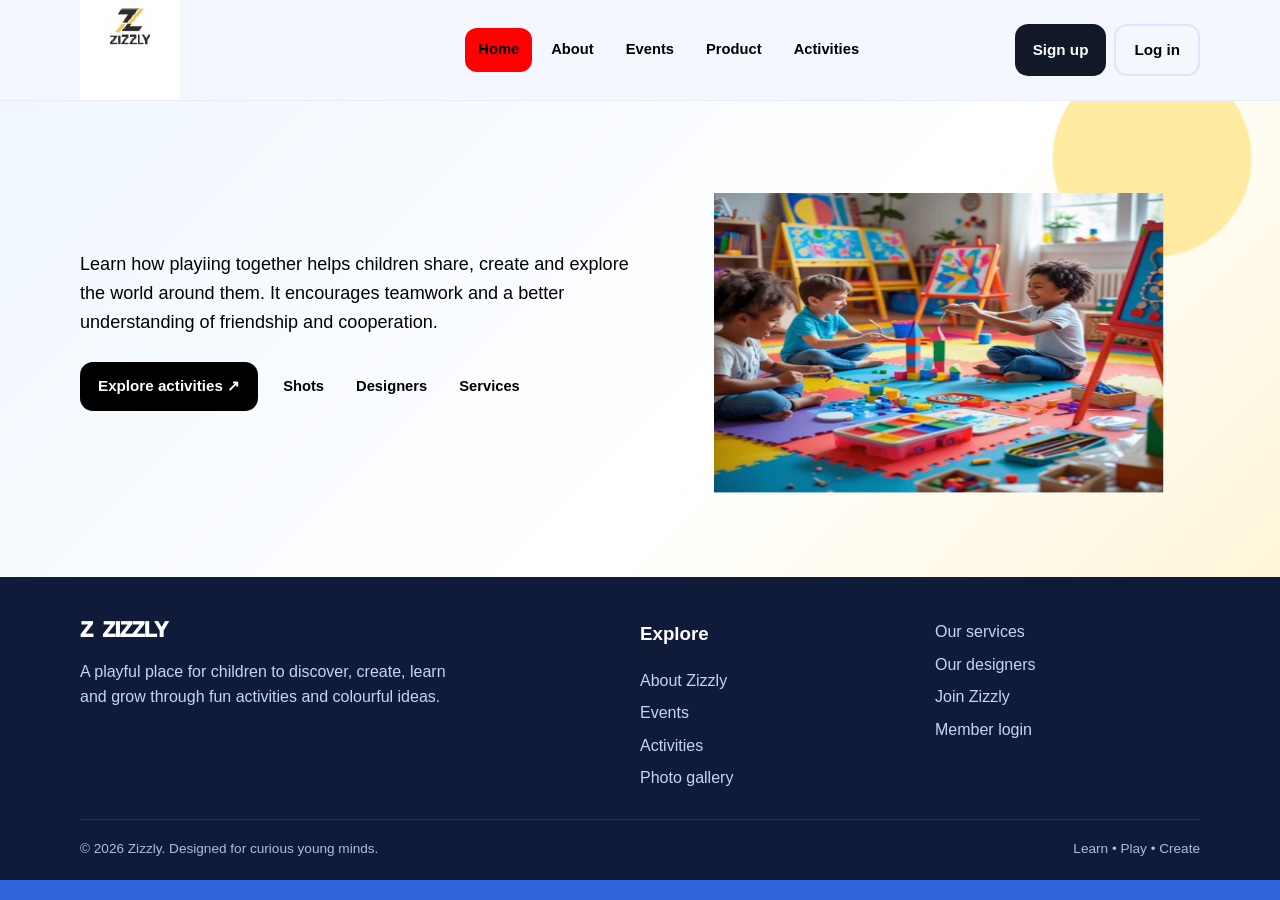
<file: zizzly website/index.html>
<!doctype html>
<html lang="en"><head><meta charset="utf-8"><meta name="viewport" content="width=device-width,initial-scale=1">
	<meta name="description" content="Zizzly is a playful learning and creativity website for children.">
	<title>Home | Zizzly</title>
	<link rel="stylesheet" href="style.css">
</head>
<body>
	<header class="site-header">
		<div class="container nav-wrap">
<img src="logo.jpg" height="100" width="100">
<span class="brand-mark"></span>

<button class="menu-toggle" aria-label="Toggle navigation" aria-expanded="false" onclick="toggleMenu()">☰</button>
<nav class="nav-links" id="siteNav">
	<a href="index.html" class="active">Home</a>
	<a href="about.html" class="">About</a>
	<a href="events.html" class="">Events</a>
	<a href="products.html" class="">Product</a>
	<a href="activities.html" class="">Activities</a>
</nav>
<div 
class="nav-actions"><a class="btn btn-dark" href="signup.html">Sign up</a>
	<a class="btn btn-outline" href="login.html">Log in</a>
	</div>
</div>
</header><main>
<section class="hero">
	<div class="container hero-grid">
		<div>
<p class="lead">Learn how playiing together helps children share, create and explore the world around them. It encourages teamwork and a better understanding of friendship and cooperation.</p>
<div class="hero-buttons">
<a class="btn btn-blue" href="activities.html">Explore activities ↗</a>

<nav class="nav-links" id="siteNav">
	<a href="shots.html" class="">Shots</a>
	<a href="designers.html" class="">Designers</a>
	<a href="services.html" class="">Services</a>
</nav>
</div>
</div>
<div 
<select class="hero-art">
	<img src="hero kids.jpg" height="300" width="450"> 
</div>
</section>
</main>
<footer class="site-footer"><div class="container"><div class="footer-grid">
<div><a class="brand" href="index.html" style="color:white"><span class="brand-mark">Z</span><span>ZIZZLY</span></a><p style="margin-top:18px;max-width:390px">A playful place for children to discover, create, learn and grow through fun activities and colourful ideas.</p></div>
<div>
	<h3>Explore</h3>
	<div class="footer-links">
		<a href="about.html">About Zizzly</a>
		<a href="events.html">Events</a>
	<a href="activities.html">Activities</a>
	<a href="shots.html">Photo gallery</a></div></div>
<div>
	<div class="footer-links">
		<a href="services.html">Our services</a>
		<a href="designers.html">Our designers</a>
		<a href="signup.html">Join Zizzly</a>
		<a href="login.html">Member login</a>
	</div>
</div>
</div><div class="footer-bottom">© 2026 Zizzly. Designed for curious young minds. <span style="float:right">Learn • Play • Create</span>
</div>
</div>
</footer>
<script src="js/main.js"></script>
</body>
</html>
</file>
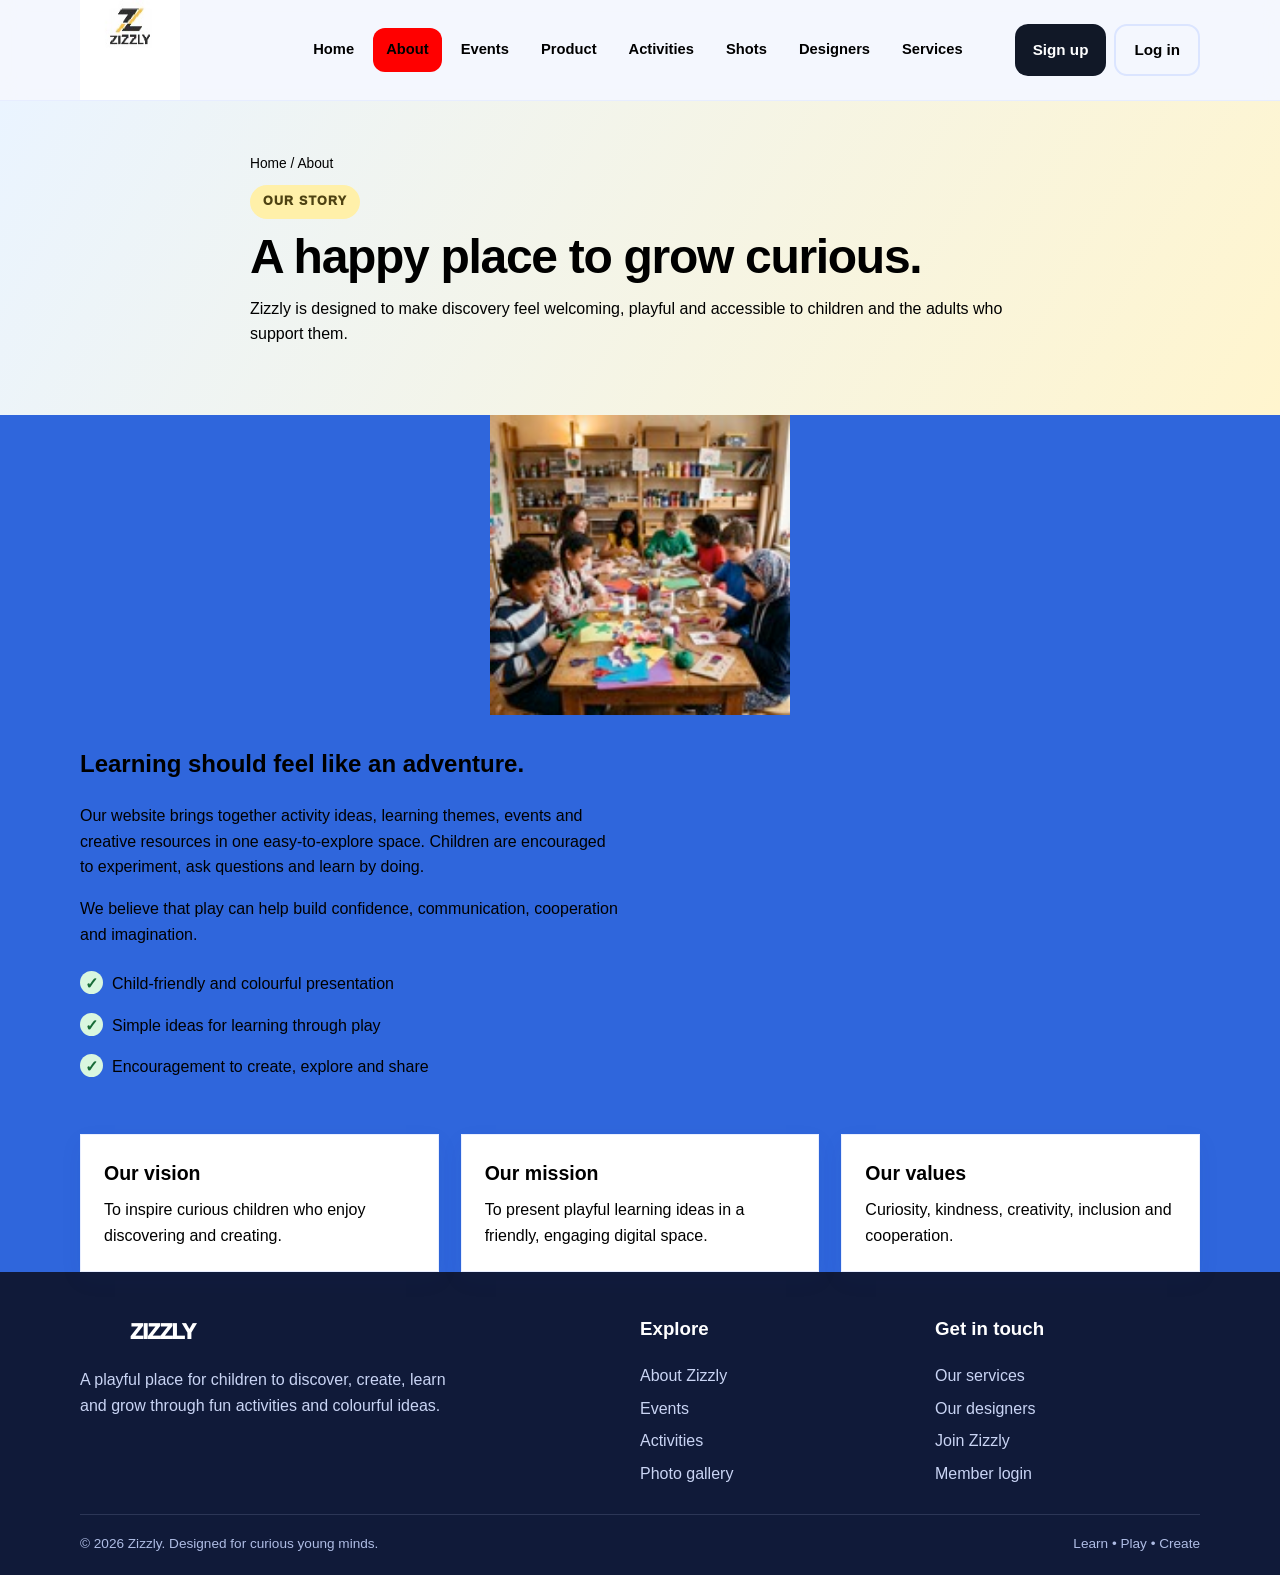
<file: zizzly website/about.html>
<!doctype html><html lang="en"><head><meta charset="utf-8">
	<meta name="viewport" content="width=device-width,initial-scale=1">
	<meta name="description" content="Zizzly is a playful learning and creativity website for children.">
	<title>About Zizzly | Zizzly</title>
	<link rel="stylesheet" href="css/style.css">
</head>
<body>
	<header class="site-header">
		<div class="container nav-wrap">
<img src="logo.jpg" height="100" width="100">
<span class="brand-mark"></span>

<button class="menu-toggle" aria-label="Toggle navigation" aria-expanded="false" onclick="toggleMenu()">☰</button>
<nav class="nav-links" id="siteNav">
	<a href="index.html" class="">Home</a>
	<a href="about.html" class="active">About</a
		><a href="events.html" class="">Events</a>
		<a href="products.html" class="">Product</a>
		<a href="activities.html" class="">Activities</a>
		<a href="shots.html" class="">Shots</a>
		<a href="designers.html" class="">Designers</a>
		<a href="services.html" class="">Services</a>
	</nav>
<div class="nav-actions">
	<a class="btn btn-dark" href="signup.html">Sign up</a>
	<a class="btn btn-outline" href="login.html">Log in</a>
</div>
</div>
</header>
<main>
	<section class="page-hero">
		<div class="container page-intro">
			<div class="breadcrumb">Home / About</div>
			<span class="eyebrow">Our story</span>
			<h1>A happy place to <em>grow curious.</em></h1>
			<p>Zizzly is designed to make discovery feel welcoming, playful and accessible to children and the adults who support them.</p>
		</div>
	</section>
<section <div 
<select class="hero-art">
	<img src="about.jpg" height="300" width="300"> 
</div>
	<div class="container">
		<div class="feature-row">
			<div class=
			<div>
	<h2>Learning should feel like an adventure.</h2>
	<p>Our website brings together activity ideas, learning themes, events and creative resources in one easy-to-explore space. Children are encouraged to experiment, ask questions and learn by doing.</p>
	<p>We believe that play can help build confidence, communication, cooperation and imagination.</p><ul class="list-check"><li>Child-friendly and colourful presentation</li><li>Simple ideas for learning through play</li><li>Encouragement to create, explore and share</li></ul></div></div><div class="grid-3"><article class="card card-pad"><h3>Our vision</h3><p>To inspire curious children who enjoy discovering and creating.</p></article><article class="card card-pad"><h3>Our mission</h3><p>To present playful learning ideas in a friendly, engaging digital space.</p></article><article class="card card-pad"><h3>Our values</h3><p>Curiosity, kindness, creativity, inclusion and cooperation.</p>
</article>
</div>
</div>
</section>
</main>
<footer class="site-footer"><div class="container"><div class="footer-grid">
<div><a class="brand" href="index.html" style="color:white"><span class="brand-mark">Z</span><span>ZIZZLY</span></a><p style="margin-top:18px;max-width:390px">A playful place for children to discover, create, learn and grow through fun activities and colourful ideas.</p></div>
<div>
	<h3>Explore</h3>
	<div class="footer-links">
		<a href="about.html">About Zizzly</a>
		<a href="events.html">Events</a>
		<a href="activities.html">Activities</a>
		<a href="shots.html">Photo gallery</a></div>
</div>
<div>
	<h3>Get in touch</h3><div class="footer-links">
	<a href="services.html">Our services</a><a href="designers.html">Our designers</a><a href="signup.html">Join Zizzly</a><a href="login.html">Member login</a></div></div>
</div><div class="footer-bottom">© 2026 Zizzly. Designed for curious young minds. <span style="float:right">Learn • Play • Create</span></div></div></footer>
<script src="js/main.js"></script>
</body>
</html>
</file>
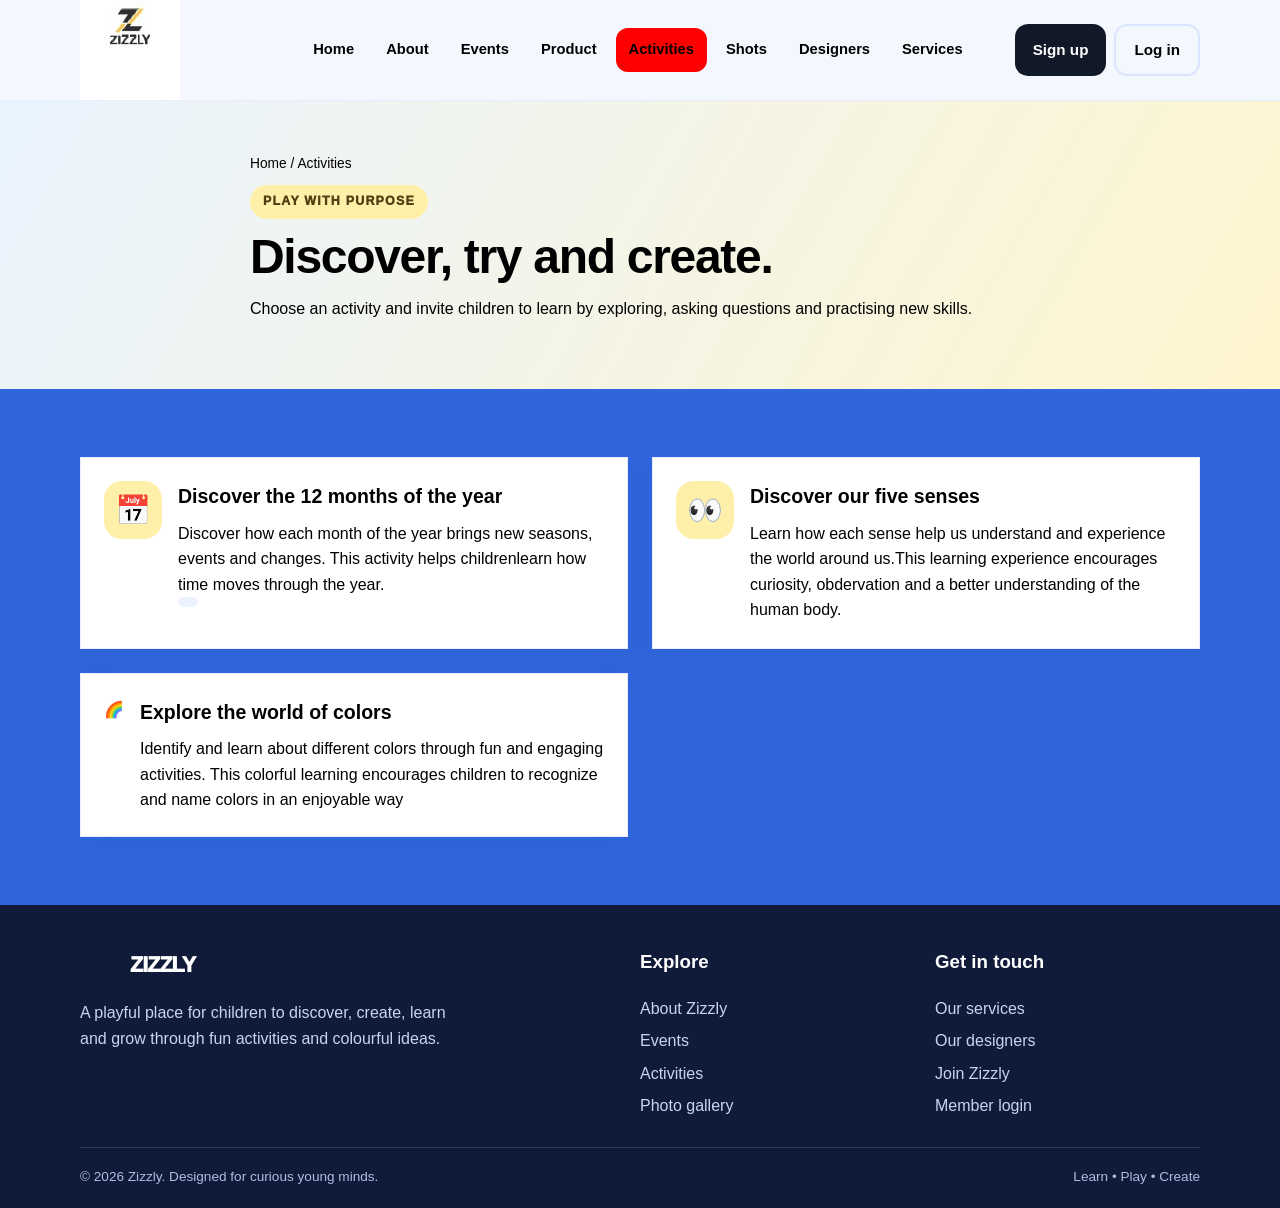
<file: zizzly website/activities.html>
<!doctype html>
<html lang="en">
<head>
	<meta charset="utf-8"><meta name="viewport" content="width=device-width,initial-scale=1">
	<meta name="description" content="Zizzly is a playful learning and creativity website for children.">
	<title>Activities | Zizzly</title>
	<link rel="stylesheet" href="css/style.css">
</head>
<body>
	<header class="site-header">
		<div class="container nav-wrap">
<img src="logo.jpg" height="100" width="100">
<span class="brand-mark"></span>

<button class="menu-toggle" aria-label="Toggle navigation" aria-expanded="false" onclick="toggleMenu()">☰</button>
<nav class="nav-links" id="siteNav">
	<a href="index.html" class="">Home</a>
	<a href="about.html" class="">About</a>
	<a href="events.html" class="">Events</a>
	<a href="products.html" class="">Product</a>
	<a href="activities.html" class="active">Activities</a>
	<a href="shots.html" class="">Shots</a>
	<a href="designers.html" class="">Designers</a>
	<a href="services.html" class="">Services</a>
</nav>
<div class="nav-actions">
	<a class="btn btn-dark" href="signup.html">Sign up</a>
	<a class="btn btn-outline" href="login.html">Log in</a>
</div>
</div>
</header>
<main>
	<section class="page-hero">
		<div class="container page-intro">
			<div class="breadcrumb">Home / Activities</div>
			<span class="eyebrow">Play with purpose</span>
			<h1>Discover, try and <em>create.</em></h1>
			<p>Choose an activity and invite children to learn by exploring, asking questions and practising new skills.</p>
		</div>
	</section>
	<section class="section">
		<div class="container">
			<div class="grid-2">
<article class="card activity-card card-pad">
	<div 
	class="activity-icon">📅</div>
	<div>
		<h3>Discover the 12 months of the year</h3>
		<p>Discover how each month of the year brings new seasons, events and changes. This activity helps childrenlearn how time moves through the year.</p>
		<span class="tag"></span></div></article>
<article class="card activity-card card-pad">
	<div class="activity-icon">👀</div>
	<div>
		<h3>Discover our five senses</h3>
		<p>Learn how each sense help us understand and experience the world around us.This learning experience encourages curiosity, obdervation and a better understanding of the human body.</p>
	</div>
</article>
<article class="card activity-card card-pad">
	<div class="activity-card">🌈</div>
	<div>
		<h3>Explore the world of colors</h3>
		<p>Identify and learn about different colors through fun and engaging activities. This colorful learning encourages children to recognize and name colors in an enjoyable way</p>
	</div>
</div>
</div>
</section>
</main>
<footer class="site-footer">
	<div class="container">
		<div class="footer-grid">
<div>
	<a class="brand" href="index.html" style="color:white">
	<span class="brand-mark">Z</span>
	<span>ZIZZLY</span>
</a><p style="margin-top:18px;max-width:390px">A playful place for children to discover, create, learn and grow through fun activities and colourful ideas.</p></div>
<div><h3>Explore</h3><div class="footer-links"><a href="about.html">About Zizzly</a><a href="events.html">Events</a><a href="activities.html">Activities</a><a href="shots.html">Photo gallery</a></div></div>
<div><h3>Get in touch</h3><div class="footer-links"><a href="services.html">Our services</a><a href="designers.html">Our designers</a><a href="signup.html">Join Zizzly</a><a href="login.html">Member login</a></div></div>
</div><div class="footer-bottom">© 2026 Zizzly. Designed for curious young minds. <span style="float:right">Learn • Play • Create</span></div></div></footer>
<script src="js/main.js"></script>
</body>
</html>
</file>
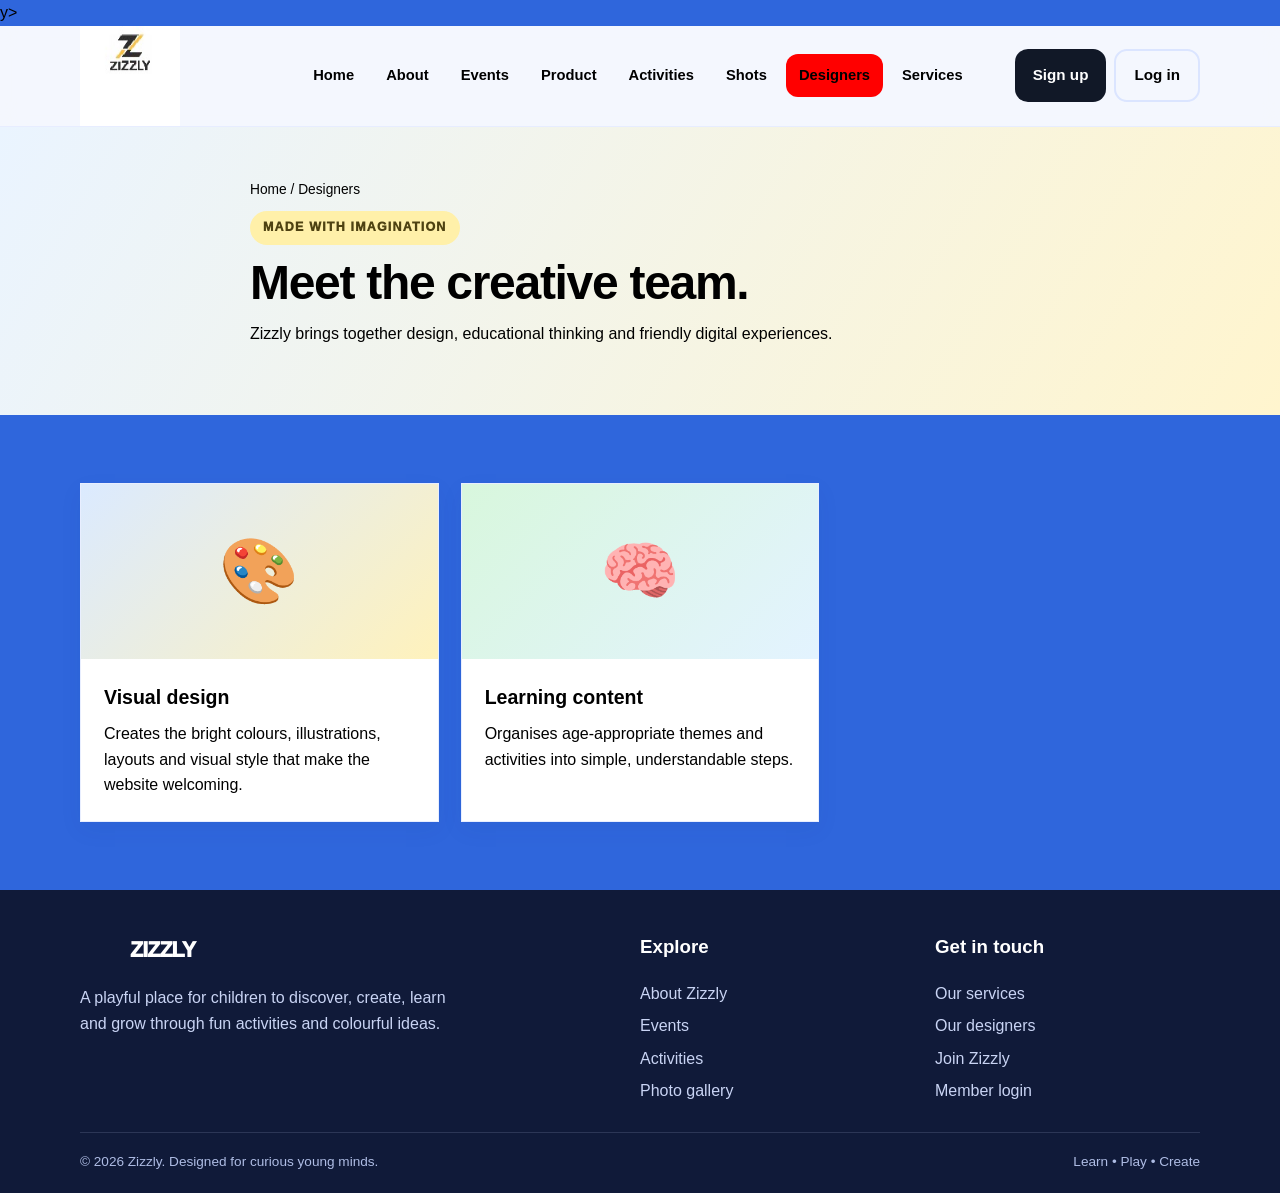
<file: zizzly website/designers.html>
<!doctype html>
<html lang="en"><head><meta charset="utf-8"><meta name="viewport" content="width=device-width,initial-scale=1">
	<meta name="description" content="Zizzly is a playful learning and creativity website for children.">
	<title>Designers | Zizzly</title>
	<link rel="stylesheet" href="css/style.css">
</head>
<body>
	y>
	<header class="site-header">
		<div class="container nav-wrap">
<img src="logo.jpg" height="100" width="100">
<span class="brand-mark"></span>

<button class="menu-toggle" aria-label="Toggle navigation" aria-expanded="false" onclick="toggleMenu()">☰</button>
<nav class="nav-links" id="siteNav">
	<a href="index.html" class="">Home</a>
	<a href="about.html" class="">About</a>
	<a href="events.html" class="">Events</a>
	<a href="products.html" class="">Product</a>
	<a href="activities.html" class="">Activities</a>
	<a href="shots.html" class="">Shots</a>
	<a href="designers.html" class="active">Designers</a>
	<a href="services.html" class="">Services</a>
</nav>
<div class="nav-actions">
	<a class="btn btn-dark" href="signup.html">Sign up</a>
	<a class="btn btn-outline" href="login.html">Log in</a>
</div>
</div>
</header>
<main>
	<section class="page-hero">
		<div class="container page-intro"><div class="breadcrumb">Home / Designers</div><span class="eyebrow">Made with imagination</span><h1>Meet the creative <em>team.</em></h1><p>Zizzly brings together design, educational thinking and friendly digital experiences.</p></div></section><section class="section"><div class="container"><div class="grid-3">
<article class="card"><div class="card-visual">🎨</div><div class="card-pad">
	<h3>Visual design</h3>
	<p>Creates the bright colours, illustrations, layouts and visual style that make the website welcoming.</p>
</div></article>
<article class="card"><div class="card-visual green">🧠</div><div class="card-pad">
	<h3>Learning content</h3>
	<p>Organises age-appropriate themes and activities into simple, understandable steps.</p></div></article>

</div>
</div>
</section>
</main>
<footer class="site-footer">
	<div class="container">
		<div class="footer-grid">
<div><a class="brand" href="index.html" style="color:white"><span class="brand-mark">Z</span><span>ZIZZLY</span></a><p style="margin-top:18px;max-width:390px">A playful place for children to discover, create, learn and grow through fun activities and colourful ideas.</p></div>
<div>
	<h3>Explore</h3>
	<div class="footer-links">
		<a href="about.html">About Zizzly</a>
		<a href="events.html">Events</a>
		<a href="activities.html">Activities</a>
		<a href="shots.html">Photo gallery</a>
	</div>
</div>
<div>
	<h3>Get in touch</h3>
	<div class="footer-links">
		<a href="services.html">Our services</a>
		<a href="designers.html">Our designers</a>
		<a href="signup.html">Join Zizzly</a>
		<a href="login.html">Member login</a>
	</div>
</div>
</div>
<div class="footer-bottom">© 2026 Zizzly. Designed for curious young minds. <span style="float:right">Learn • Play • Create</span>
</div>
</div>
</footer>
<script src="js/main.js"></script>
</body>
</html>
</file>
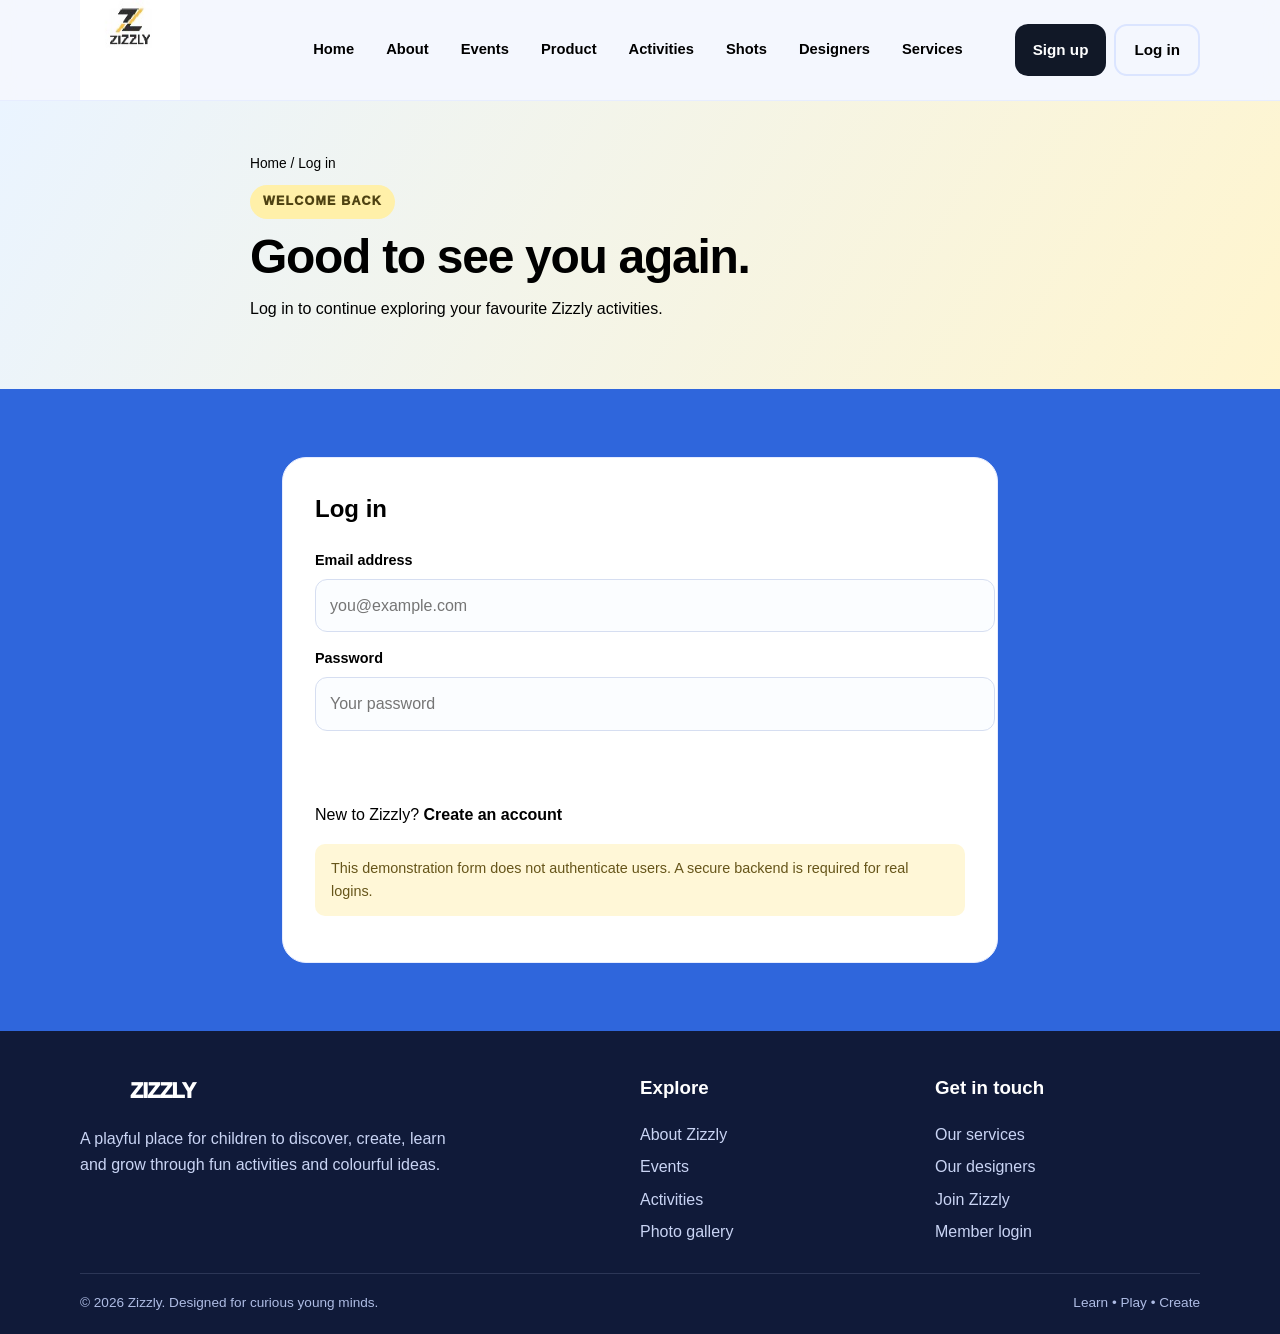
<file: zizzly website/login.html>
<!doctype html><html lang="en"><head><meta charset="utf-8">
	<meta name="viewport" content="width=device-width,initial-scale=1">
	<meta name="description" content="Zizzly is a playful learning and creativity website for children.">
	<title>Log in | Zizzly</title>
	<link rel="stylesheet" href="css/style.css">
</head>
<body>
	<header class="site-header">
		<div class="container nav-wrap">
<img src="logo.jpg" height="100" width="100">
<span class="brand-mark"></span>

<button class="menu-toggle" aria-label="Toggle navigation" aria-expanded="false" onclick="toggleMenu()">☰</button>
<nav class="nav-links" id="siteNav">
	<a href="index.html" class="">Home</a>
	<a href="about.html" class="">About</a>
	<a href="events.html" class="">Events</a>
	<a href="products.html" class="">Product</a>
	<a href="activities.html" class="">Activities</a>
	<a href="shots.html" class="">Shots</a>
	<a href="designers.html" class="">Designers</a>
	<a href="services.html" class="">Services</a>
</nav>
<div class="nav-actions">
	<a class="btn btn-dark" href="signup.html">Sign up</a>
	<a class="btn btn-outline" href="login.html">Log in</a>
</div>
</div>
</header>
<main>
	<section class="page-hero">
		<div class="container page-intro">
			<div class="breadcrumb">Home / Log in</div>
			<span class="eyebrow">Welcome back</span>
			<h1>Good to see <em>you again.</em></h1>
			<p>Log in to continue exploring your favourite Zizzly activities.</p>
		</div>
	</section>
	<section class="section">
		<div class="container">
			<form class="form-shell" data-demo-form>
				<h2>Log in</h2><div class="field">
					<label for="email">Email address</label><input id="email" type="email" name="email" required placeholder="you@example.com"></div><div class="field"><label for="password">Password</label><input id="password" type="password" name="password" required placeholder="Your password"></div><button class="btn btn-blue" type="submit">Log in</button><p id="formNotice" class="notice" role="status" hidden style="margin-top:16px"></p>
					<p>New to Zizzly? <a class="text-link" href="signup.html">Create an account</a></p><p class="notice">This demonstration form does not authenticate users. A secure backend is required for real logins.</p></form></div></section></main><footer class="site-footer"><div class="container"><div class="footer-grid">
<div><a class="brand" href="index.html" style="color:white"><span class="brand-mark">Z</span><span>ZIZZLY</span></a><p style="margin-top:18px;max-width:390px">A playful place for children to discover, create, learn and grow through fun activities and colourful ideas.</p></div>
<div>

	<h3>Explore</h3>
	<div class="footer-links"><a href="about.html">About Zizzly</a><a href="events.html">Events</a><a href="activities.html">Activities</a><a href="shots.html">Photo gallery</a></div></div>
<div><h3>Get in touch</h3><div class="footer-links"><a href="services.html">Our services</a><a href="designers.html">Our designers</a><a href="signup.html">Join Zizzly</a><a href="login.html">Member login</a></div></div>
</div><div class="footer-bottom">© 2026 Zizzly. Designed for curious young minds. <span style="float:right">Learn • Play • Create</span></div></div></footer>
<script src="js/main.js"></script>
</body>
</html>
</file>
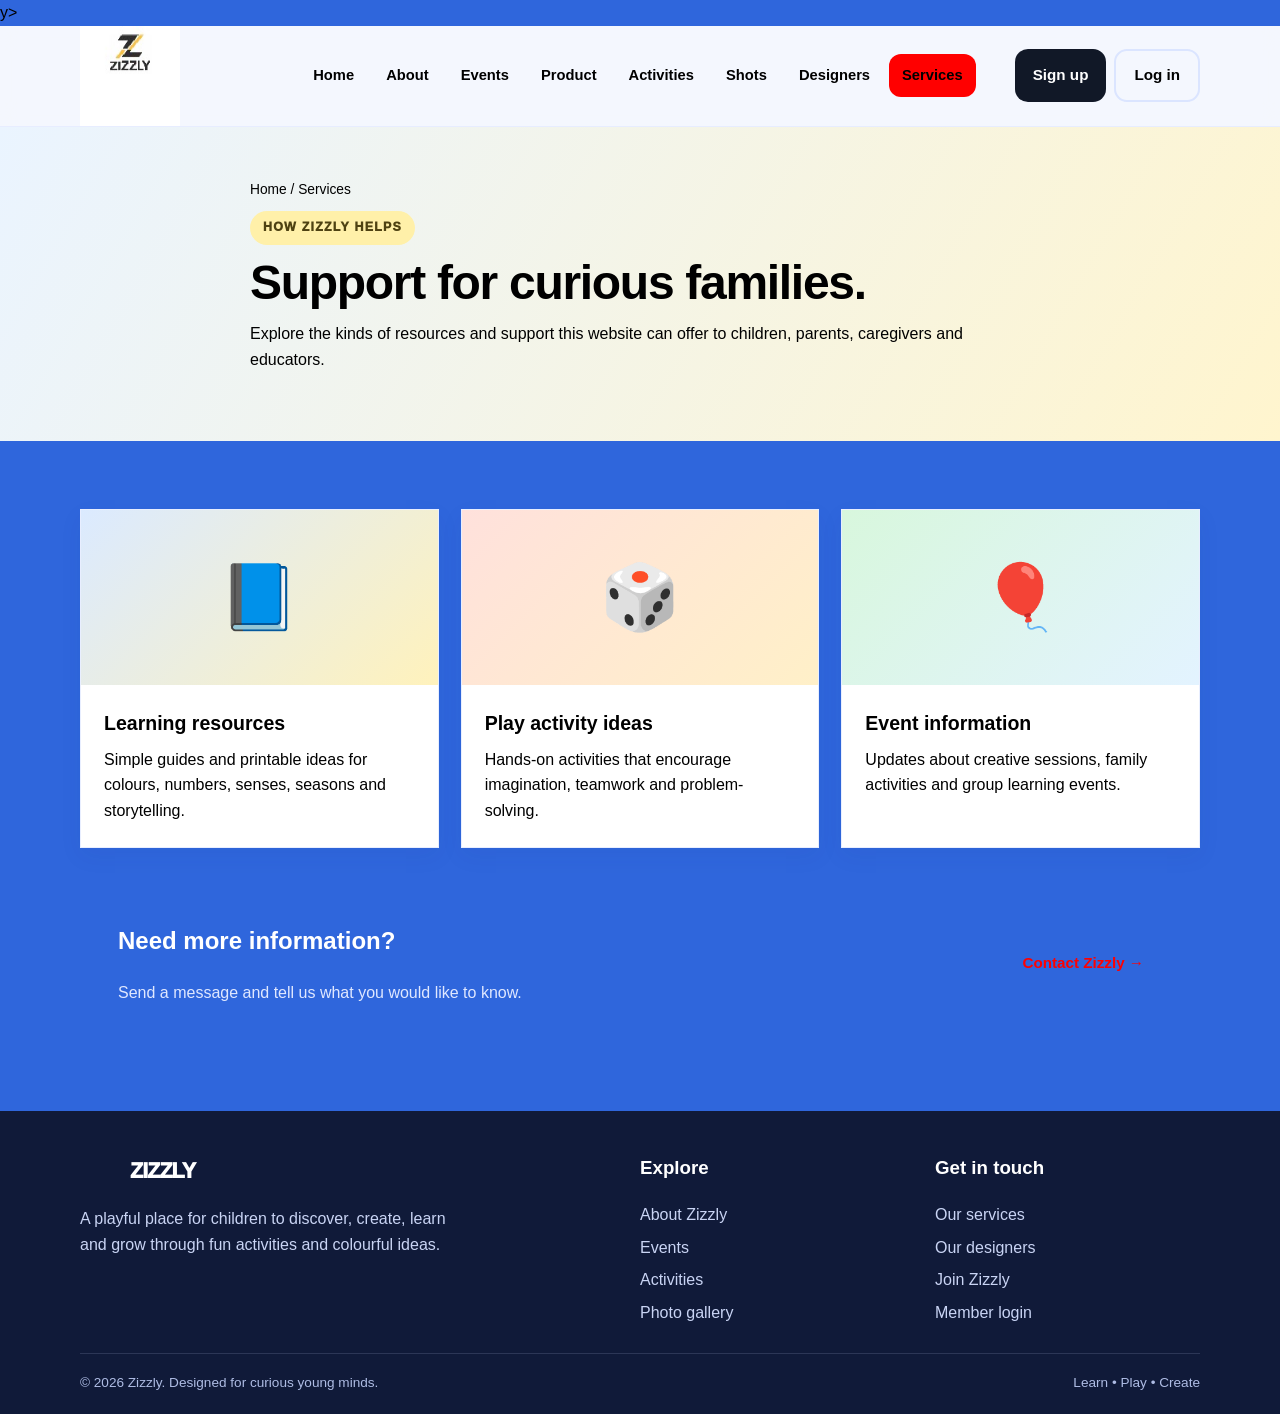
<file: zizzly website/services.html>
<!doctype html><html lang="en"><head><meta charset="utf-8">
	<meta name="viewport" content="width=device-width,initial-scale=1">
	<meta name="description" content="Zizzly is a playful learning and creativity website for children.">
	<title>Services | Zizzly</title>
	<link rel="stylesheet" href="css/style.css">
</head>
<body>
	y>
	<header class="site-header">
		<div class="container nav-wrap">
<img src="logo.jpg" height="100" width="100">
<span class="brand-mark"></span>

<button class="menu-toggle" aria-label="Toggle navigation" aria-expanded="false" onclick="toggleMenu()">☰</button>
<nav class="nav-links" id="siteNav">
	<a href="index.html" class="">Home</a>
	<a href="about.html" class="">About</a>
	<a href="events.html" class="">Events</a>
	<a href="products.html" class="">Product</a>
	<a href="activities.html" class="">Activities</a>
	<a href="shots.html" class="">Shots</a>
	<a href="designers.html" class="">Designers</a>
	<a href="services.html" class="active">Services</a>
</nav>
<div class="nav-actions">
	<a class="btn btn-dark" href="signup.html">Sign up</a>
	<a class="btn btn-outline" href="login.html">Log in</a>
</div>
</div>
</header>
<main>
	<section class="page-hero">
		<div class="container page-intro">
			<div class="breadcrumb">Home / Services</div>
			<span class="eyebrow">How Zizzly helps</span>
			<h1>Support for curious <em>families.</em></h1>
			<p>Explore the kinds of resources and support this website can offer to children, parents, caregivers and educators.</p>
		</div>
	</section>
	<section class="section">
		<div class="container"><div class="grid-3">
<article class="card"><div class="card-visual">📘</div>
	<div class="card-pad"><h3>Learning resources</h3><p>Simple guides and printable ideas for colours, numbers, senses, seasons and storytelling.</p>
	</div>
</article>
<article class="card"><div class="card-visual coral">🎲</div><div class="card-pad"
	><h3>Play activity ideas</h3>
	<p>Hands-on activities that encourage imagination, teamwork and problem-solving.</p>
</div>
</article>
<article class="card">
	<div class="card-visual green">🎈</div>
	<div class="card-pad">
		<h3>Event information</h3>
		<p>Updates about creative sessions, family activities and group learning events.</p>
	</div>
</article>
</div>
<div class="cta" style="margin-top:36px"><div>
	<h2>Need more information?</h2>
	<p>Send a message and tell us what you would like to know.</p>
</div><a class="btn btn-yellow" href="signup.html">Contact Zizzly →</a>
</div>
</div>
</section>
</main>
<footer class="site-footer"><div class="container"><div class="footer-grid">
<div><a class="brand" href="index.html" style="color:white"><span class="brand-mark">Z</span><span>ZIZZLY</span></a><p style="margin-top:18px;max-width:390px">A playful place for children to discover, create, learn and grow through fun activities and colourful ideas.</p></div>
<div>
	<h3>Explore</h3>
	<div class="footer-links">
		<a href="about.html">About Zizzly</a>
		<a href="events.html">Events</a>
		<a href="activities.html">Activities</a>
		<a href="shots.html">Photo gallery</a>
	</div>
</div>
<div>
	<h3>Get in touch</h3>
	<div class="footer-links"><a href="services.html">Our services</a><a href="designers.html">Our designers</a><a href="signup.html">Join Zizzly</a><a href="login.html">Member login</a></div></div>
</div><div class="footer-bottom">© 2026 Zizzly. Designed for curious young minds. <span style="float:right">Learn • Play • Create</span></div></div></footer>
<script src="js/main.js"></script>
</body>
</html>
</file>
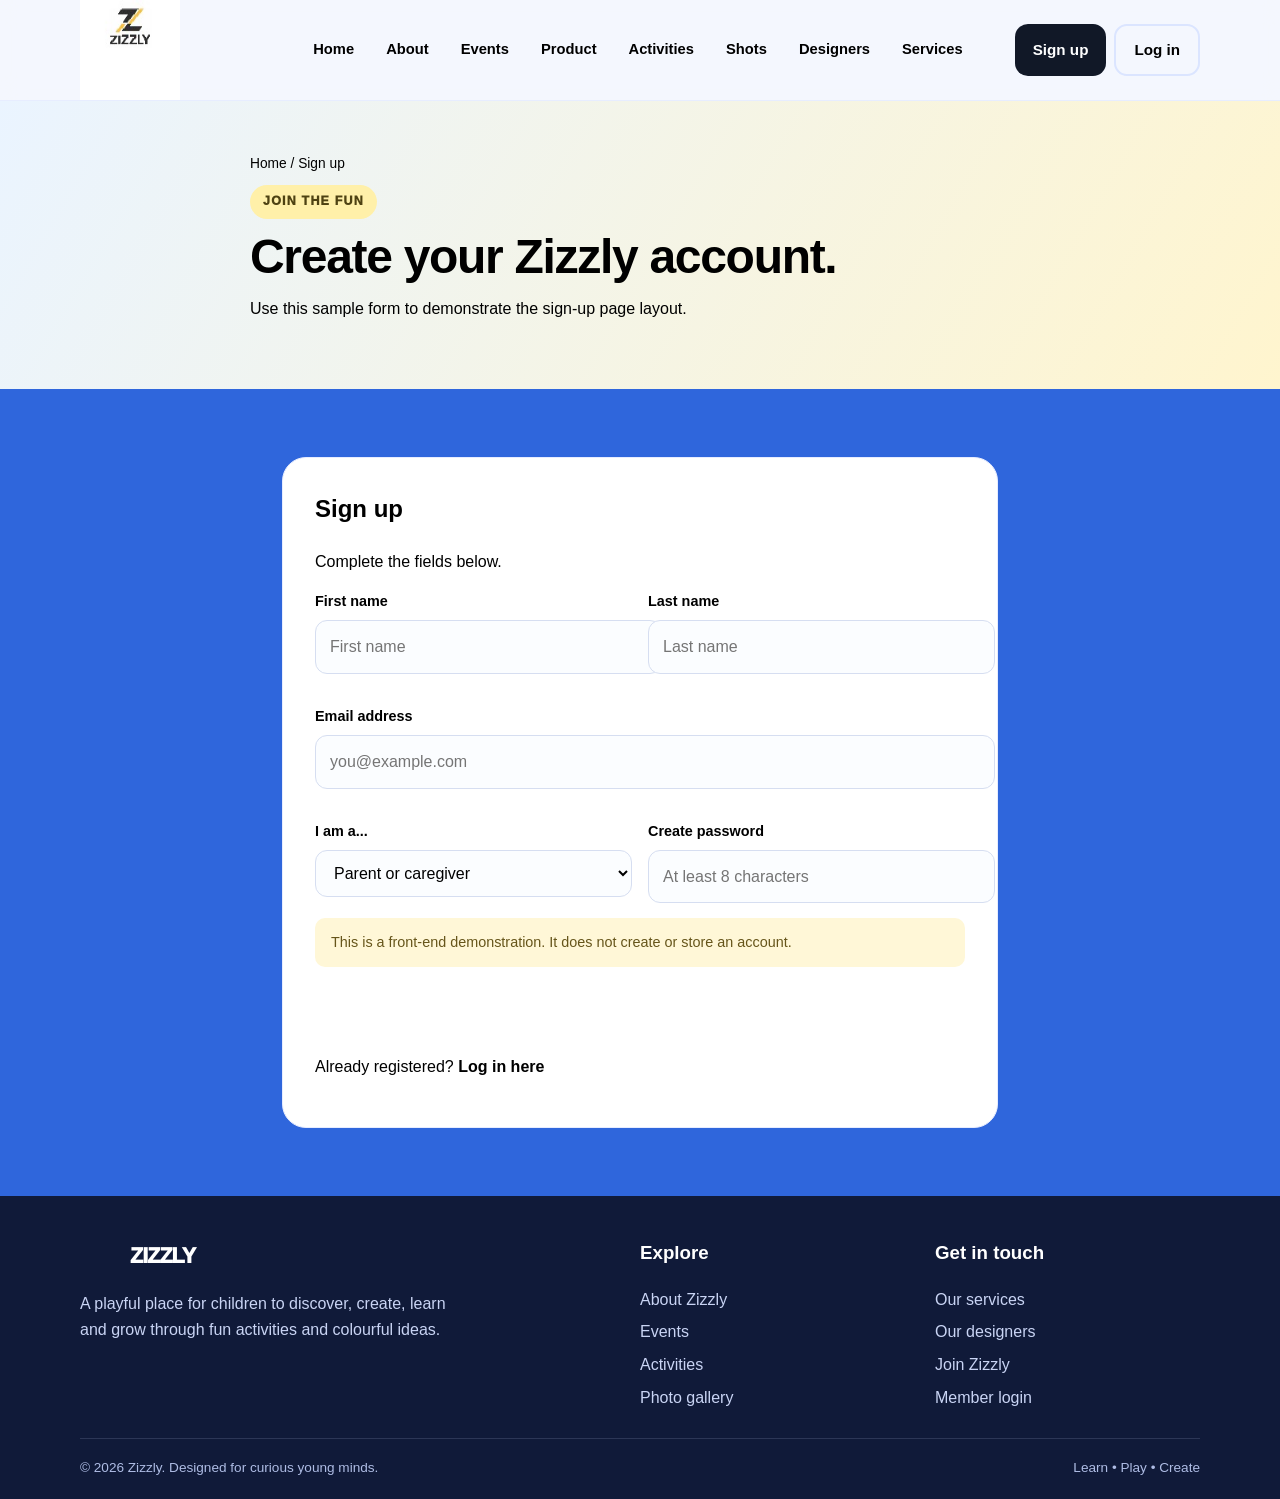
<file: zizzly website/signup.html>
<!doctype html><html lang="en"><head><meta charset="utf-8">
	<meta name="viewport" content="width=device-width,initial-scale=1">
	<meta name="description" content="Zizzly is a playful learning and creativity website for children.">
	<title>Sign up | Zizzly</title>
	<link rel="stylesheet" href="css/style.css">
</head>
<body>
	<header class="site-header">
		<div class="container nav-wrap">
<img src="logo.jpg" height="100" width="100">
<span class="brand-mark"></span>

<button class="menu-toggle" aria-label="Toggle navigation" aria-expanded="false" onclick="toggleMenu()">☰</button>
<nav class="nav-links" id="siteNav"><a href="index.html" class="">Home</a><a href="about.html" class="">About</a><a href="events.html" class="">Events</a><a href="products.html" class="">Product</a><a href="activities.html" class="">Activities</a><a href="shots.html" class="">Shots</a><a href="designers.html" class="">Designers</a><a href="services.html" class="">Services</a></nav>
<div class="nav-actions"><a class="btn btn-dark" href="signup.html">Sign up</a><a class="btn btn-outline" href="login.html">Log in</a></div>
</div></header><main><section class="page-hero"><div class="container page-intro"><div class="breadcrumb">Home / Sign up</div><span class="eyebrow">Join the fun</span><h1>Create your <em>Zizzly account.</em></h1><p>Use this sample form to demonstrate the sign-up page layout.</p></div></section><section class="section"><div class="container"><form class="form-shell" data-demo-form><h2>Sign up</h2><p class="lead" style="font-size:1rem">Complete the fields below.</p><div class="form-grid"><div class="field"><label for="first">First name</label><input id="first" name="first" required placeholder="First name"></div><div class="field"><label for="last">Last name</label><input id="last" name="last" required placeholder="Last name"></div><div class="field full"><label for="email">Email address</label><input id="email" type="email" name="email" required placeholder="you@example.com"></div><div class="field"><label for="role">I am a...</label><select id="role" name="role"><option>Parent or caregiver</option><option>Educator</option><option>Adult learner</option><option>Other</option></select></div><div class="field"><label for="password">Create password</label><input id="password" type="password" name="password" required minlength="8" placeholder="At least 8 characters"></div></div><p class="notice">This is a front-end demonstration. It does not create or store an account.</p><button class="btn btn-blue" type="submit" style="margin-top:16px">Create account</button><p id="formNotice" class="notice" role="status" hidden style="margin-top:16px"></p><p>Already registered? <a class="text-link" href="login.html">Log in here</a></p></form></div></section></main><footer class="site-footer"><div class="container"><div class="footer-grid">
<div><a class="brand" href="index.html" style="color:white"><span class="brand-mark">Z</span><span>ZIZZLY</span></a><p style="margin-top:18px;max-width:390px">A playful place for children to discover, create, learn and grow through fun activities and colourful ideas.</p></div>
<div><h3>Explore</h3><div class="footer-links"><a href="about.html">About Zizzly</a><a href="events.html">Events</a><a href="activities.html">Activities</a><a href="shots.html">Photo gallery</a></div></div>
<div><h3>Get in touch</h3><div class="footer-links"><a href="services.html">Our services</a><a href="designers.html">Our designers</a><a href="signup.html">Join Zizzly</a><a href="login.html">Member login</a></div></div>
</div><div class="footer-bottom">© 2026 Zizzly. Designed for curious young minds. <span style="float:right">Learn • Play • Create</span></div></div></footer>
<script src="js/main.js"></script></body></html>
</file>
<file: zizzly website/style.css>
{
  box-sizing:border-box
}
html{
  scroll-behavior:smooth
}
body{
  margin:0;font-family:"Trebuchet MS",Arial,sans-serif;
  color:var(--ink);
  background:#2f66dc;
  line-height:1.6
}
a{
  color:inherit;
  text-decoration:none
}
img{
  max-width:100%;
  display:block
}
.container{
  width:min(1120px,92%);
  margin:auto
}
.site-header{
  position:sticky;top:0;z-index:20;
  background:rgba(255,255,255,.95);
  backdrop-filter:blur(12px);
  border-bottom:1px solid #e7edff}
.nav-wrap{
  min-height:82px;
  display:flex;align-items:center;gap:22px;
  justify-content:
  space-between
}
.brand {
    display: flex;
    align-items: center;
    gap: 10px;
    font-weight: 1000;
    font-size: 1.35rem;
    letter-spacing: -1px;
    line-height: 1;
    color: var(--ink);
    text-decoration: none;
}

.brand img {
    width: 50px;
    height: 50px;
    object-fit: contain;
}

.brand span:last-child {
    display: block;
}
.nav-links{
  display:flex;align-items:center;gap:6px;flex-wrap:wrap}
.nav-links a{padding:10px 13px;border-radius:12px;font-weight:800;font-size:.92rem;transition:.2s}
.nav-links a:hover,.nav-links a.active{background:red;color:black}
.nav-actions{display:flex;gap:8px}
.btn{display:inline-flex;align-items:center;justify-content:center;border:0;border-radius:13px;padding:12px 18px;font-weight:900;cursor:pointer;font-size:.95rem;transition:transform .2s,box-shadow .2s}
.btn:hover{transform:translateY(-2px);box-shadow:var(--shadow)}
.btn-dark{background:#111827;color:#fff}
.btn-blue{background:black;color:#fff}
.btn-yellow{background:var(--yellow);color:red;}
.btn-outline{border:2px solid #dbe5ff;background:navy-blue;color:var(--blue)}
.menu-toggle{display:none;background:yellow;border:1px solid #dce5ff;border-radius:10px;padding:9px 12px;font-size:1.2rem}
.hero{padding:62px 0 54px;background:radial-gradient(circle at 90% 12%,#ffeaa2 0 8%,transparent 8.2%),linear-gradient(135deg,#f0f7ff 0%,#fff 60%,#fff6d9 100%);overflow:hidden}
.hero-grid{display:grid;grid-template-columns:1.03fr .97fr;align-items:center;gap:45px}
.eyebrow{display:inline-block;background:#fff0a9;color:#4e4212;padding:7px 13px;border-radius:999px;font-size:.78rem;text-transform:uppercase;letter-spacing:1.2px;font-weight:1000}
h1,h2,h3,p{margin-top:0}
h1{font-size:clamp(2.5rem,5vw,4.5rem);line-height:1.02;letter-spacing:-2.5px;margin:18px 0}
h1 em{font-style:normal;color:var(--blue)}
.lead{font-size:1.13rem;color:var(--muted);max-width:550px}
.hero-buttons{display:flex;gap:12px;flex-wrap:wrap;margin:25px 0}
.hero-note{font-size:.88rem;color:var(--muted)}
.hero-art{position:relative;min-height:360px;display:grid;place-items:center}
.art-card{width:min(100%,470px);background:white;border:8px solid white;border-radius:32px;box-shadow:var(--shadow);overflow:hidden;transform:rotate(2deg)}
.art-image{min-height:290px;background:linear-gradient(140deg,rgba(23,55,197,.08),rgba(255,211,78,.22)),url("https://images.unsplash.com/photo-1503454537195-1dcabb73ffb9?auto=format&fit=crop&w=1000&q=85") center/cover}
.sticker{position:absolute;display:grid;place-items:center;width:94px;height:94px;border-radius:50%;font-size:2.2rem;box-shadow:var(--shadow);border:5px solid white}
.sticker-one{top:8px;right:2px;background:var(--yellow);transform:rotate(10deg)}
.sticker-two{bottom:12px;left:-4px;background:var(--coral);transform:rotate(-10deg)}
.section{padding:68px 0}
.section-soft{background:var(--sky)}
.section-head{text-align:center;max-width:700px;margin:0 auto 34px}
.section-head h2,.page-intro h1{font-size:clamp(2rem,4vw,3rem);letter-spacing:-1.3px;line-height:1.1;margin:12px 0}
.section-head p,.page-intro p{color:var(--muted)}
.grid-3{display:grid;grid-template-columns:repeat(3,1fr);gap:22px}
.grid-2{display:grid;grid-template-columns:repeat(2,1fr);gap:24px}
.card{background:white;border:1px solid #e8eeff;border-radius:var(--radius);overflow:hidden;box-shadow:0 8px 22px rgba(26,54,140,.06)}
.card-pad{padding:23px}
.card h3{margin-bottom:8px;font-size:1.22rem}
.card p{color:var(--muted);margin-bottom:0}
.card-visual{height:175px;display:grid;place-items:center;font-size:4rem;background:linear-gradient(135deg,#dbeaff,#fff2bc)}
.card-visual.coral{background:linear-gradient(135deg,#ffe1dc,#fff0c8)}
.card-visual.green{background:linear-gradient(135deg,#d8f7dd,#e3f3ff)}
.card-visual.purple{background:linear-gradient(135deg,#e8ddff,#dff3ff)}
.card-visual img{width:100%;height:100%;object-fit:cover}
.tag{display:inline-block;background:#edf2ff;color:var(--blue);padding:5px 10px;border-radius:999px;font-size:.75rem;font-weight:900;margin-bottom:10px}
.text-link{display:inline-block;color:var(--blue);font-weight:900;margin-top:15px}
.cta{background:var(--blue);color:white;border-radius:28px;padding:38px;display:flex;align-items:center;justify-content:space-between;gap:24px}
.cta p{color:#e0e8ff;margin-bottom:0}
.page-hero{padding:52px 0;background:linear-gradient(120deg,#eaf4ff,#fff5ce)}
.page-intro{max-width:780px}
.breadcrumb{font-size:.86rem;color:var(--muted);margin-bottom:10px}
.feature-row{display:grid;grid-template-columns:1fr 1fr;gap:35px;align-items:center;margin:30px 0}
.feature-image{min-height:300px;border-radius:26px;background:linear-gradient(135deg,#dbeaff,#ffe8a4);display:grid;place-items:center;font-size:6rem;overflow:hidden}
.feature-image img{width:100%;height:100%;object-fit:cover}
.list-check{list-style:none;padding:0}
.list-check li{padding:8px 0 8px 32px;position:relative}
.list-check li:before{content:"✓";position:absolute;left:0;top:8px;width:23px;height:23px;display:grid;place-items:center;background:#d9f7df;color:#176b37;border-radius:50%;font-weight:900}
.activity-card{display:flex;gap:16px;align-items:flex-start}
.activity-icon{flex:0 0 58px;height:58px;border-radius:18px;background:#fff0a9;display:grid;place-items:center;font-size:1.8rem}
.product-price{font-weight:1000;color:var(--blue);font-size:1.2rem;margin-top:10px}
.form-shell{max-width:650px;margin:auto;background:white;padding:32px;border:1px solid #e6ecff;border-radius:24px;box-shadow:var(--shadow)}
.form-grid{display:grid;grid-template-columns:1fr 1fr;gap:16px}
.field{display:flex;flex-direction:column;gap:7px;margin-bottom:15px}
.field.full{grid-column:1/-1}
label{font-weight:800;font-size:.9rem}
input,select,textarea{width:100%;border:1px solid #d6def1;border-radius:12px;padding:13px 14px;font:inherit;background:#fbfdff}
input:focus,select:focus,textarea:focus{outline:3px solid #dbe6ff;border-color:var(--blue)}
.notice{background:#fff7d7;border-left:4px solid var(--yellow);padding:13px 16px;border-radius:10px;color:#66551a;font-size:.9rem}
.gallery{display:grid;grid-template-columns:repeat(3,1fr);gap:16px}
.gallery-item{min-height:190px;border-radius:18px;overflow:hidden;position:relative;background:#e6efff}
.gallery-item img{width:100%;height:100%;min-height:190px;object-fit:cover;transition:transform .3s}
.gallery-item:hover img{transform:scale(1.05)}
.gallery-item span{position:absolute;bottom:10px;left:10px;background:white;border-radius:10px;padding:7px 10px;font-weight:900;font-size:.85rem}
.site-footer{background:#101a39;color:white;padding:42px 0 20px}
.footer-grid{display:grid;grid-template-columns:2fr 1fr 1fr;gap:30px}
.site-footer p,.site-footer a{color:#c9d4f4}
.footer-links{display:grid;gap:7px}
.footer-bottom{border-top:1px solid #2c3656;margin-top:28px;padding-top:18px;color:#aebce4;font-size:.85rem}
.empty-state{padding:30px;text-align:center;background:white;border:1px dashed #bac8ef;border-radius:18px;color:var(--muted)}
@media(max-width:900px){
 .nav-wrap{flex-wrap:wrap;padding:14px 0}.menu-toggle{display:block}.nav-links{display:none;width:100%;order:3;flex-direction:column;align-items:stretch}.nav-links.open{display:flex}.nav-links a{padding:12px}.nav-actions{margin-left:auto}
 .hero-grid,.feature-row{grid-template-columns:1fr}.hero{padding-top:40px}.hero-art{min-height:300px}.grid-3{grid-template-columns:repeat(2,1fr)}
}
@media(max-width:600px){
 .nav-actions .btn{padding:9px 11px;font-size:.82rem}.brand{font-size:1.15rem}.grid-3,.grid-2,.gallery,.footer-grid,.form-grid{grid-template-columns:1fr}
 .hero-art{min-height:260px}.art-image{min-height:230px}.sticker{width:70px;height:70px;font-size:1.7rem}.section{padding:48px 0}.cta{padding:26px;align-items:flex-start;flex-direction:column}.form-shell{padding:22px}
}
</file>
<file: zizzly website/css/style.css>
{
  box-sizing:border-box
}
html{
  scroll-behavior:smooth
}
body{
  margin:0;font-family:"Trebuchet MS",Arial,sans-serif;
  color:var(--ink);
  background:#2f66dc;
  line-height:1.6
}
a{
  color:inherit;
  text-decoration:none
}
img{
  max-width:100%;
  display:block
}
.container{
  width:min(1120px,92%);
  margin:auto
}
.site-header{
  position:sticky;top:0;z-index:20;
  background:rgba(255,255,255,.95);
  backdrop-filter:blur(12px);
  border-bottom:1px solid #e7edff}
.nav-wrap{
  min-height:82px;
  display:flex;align-items:center;gap:22px;
  justify-content:
  space-between
}
.brand{
  display:flex;
  align-items:center;
  gap:8px;font-weight:1000;font-size:1.35rem;
  letter-spacing:-1px;line-height:1;color:var(--ink)}
.brand-mark{
  width:42px;height:35px;display:
  grid;place-items:
  center;background:var(--yellow);clip-path:polygon(0 20%,75% 0,54% 35%,100% 30%,30% 100%,43% 54%,0 68%);font-size:0}
.brand span:last-child{display:block}
.nav-links{
  display:flex;align-items:center;gap:6px;flex-wrap:wrap}
.nav-links a{padding:10px 13px;border-radius:12px;font-weight:800;font-size:.92rem;transition:.2s}
.nav-links a:hover,.nav-links a.active{background:red;color:black}
.nav-actions{display:flex;gap:8px}
.btn{display:inline-flex;align-items:center;justify-content:center;border:0;border-radius:13px;padding:12px 18px;font-weight:900;cursor:pointer;font-size:.95rem;transition:transform .2s,box-shadow .2s}
.btn:hover{transform:translateY(-2px);box-shadow:var(--shadow)}
.btn-dark{background:#111827;color:#fff}
.btn-blue{background:var(--blue);color:#fff}
.btn-yellow{background:var(--yellow);color:red;}
.btn-outline{border:2px solid #dbe5ff;background:navy-blue;color:var(--blue)}
.menu-toggle{display:none;background:yellow;border:1px solid #dce5ff;border-radius:10px;padding:9px 12px;font-size:1.2rem}
.hero{padding:62px 0 54px;background:radial-gradient(circle at 90% 12%,#ffeaa2 0 8%,transparent 8.2%),linear-gradient(135deg,#f0f7ff 0%,#fff 60%,#fff6d9 100%);overflow:hidden}
.hero-grid{display:grid;grid-template-columns:1.03fr .97fr;align-items:center;gap:45px}
.eyebrow{display:inline-block;background:#fff0a9;color:#4e4212;padding:7px 13px;border-radius:999px;font-size:.78rem;text-transform:uppercase;letter-spacing:1.2px;font-weight:1000}
h1,h2,h3,p{margin-top:0}
h1{font-size:clamp(2.5rem,5vw,4.5rem);line-height:1.02;letter-spacing:-2.5px;margin:18px 0}
h1 em{font-style:normal;color:var(--blue)}
.lead{font-size:1.13rem;color:var(--muted);max-width:550px}
.hero-buttons{display:flex;gap:12px;flex-wrap:wrap;margin:25px 0}
.hero-note{font-size:.88rem;color:var(--muted)}
.hero-art{position:relative;min-height:360px;display:grid;place-items:center}
.art-card{width:min(100%,470px);background:white;border:8px solid white;border-radius:32px;box-shadow:var(--shadow);overflow:hidden;transform:rotate(2deg)}
.art-image{min-height:290px;background:linear-gradient(140deg,rgba(23,55,197,.08),rgba(255,211,78,.22)),url("https://images.unsplash.com/photo-1503454537195-1dcabb73ffb9?auto=format&fit=crop&w=1000&q=85") center/cover}
.sticker{position:absolute;display:grid;place-items:center;width:94px;height:94px;border-radius:50%;font-size:2.2rem;box-shadow:var(--shadow);border:5px solid white}
.sticker-one{top:8px;right:2px;background:var(--yellow);transform:rotate(10deg)}
.sticker-two{bottom:12px;left:-4px;background:var(--coral);transform:rotate(-10deg)}
.section{padding:68px 0}
.section-soft{background:var(--sky)}
.section-head{text-align:center;max-width:700px;margin:0 auto 34px}
.section-head h2,.page-intro h1{font-size:clamp(2rem,4vw,3rem);letter-spacing:-1.3px;line-height:1.1;margin:12px 0}
.section-head p,.page-intro p{color:var(--muted)}
.grid-3{display:grid;grid-template-columns:repeat(3,1fr);gap:22px}
.grid-2{display:grid;grid-template-columns:repeat(2,1fr);gap:24px}
.card{background:white;border:1px solid #e8eeff;border-radius:var(--radius);overflow:hidden;box-shadow:0 8px 22px rgba(26,54,140,.06)}
.card-pad{padding:23px}
.card h3{margin-bottom:8px;font-size:1.22rem}
.card p{color:var(--muted);margin-bottom:0}
.card-visual{height:175px;display:grid;place-items:center;font-size:4rem;background:linear-gradient(135deg,#dbeaff,#fff2bc)}
.card-visual.coral{background:linear-gradient(135deg,#ffe1dc,#fff0c8)}
.card-visual.green{background:linear-gradient(135deg,#d8f7dd,#e3f3ff)}
.card-visual.purple{background:linear-gradient(135deg,#e8ddff,#dff3ff)}
.card-visual img{width:100%;height:100%;object-fit:cover}
.tag{display:inline-block;background:#edf2ff;color:var(--blue);padding:5px 10px;border-radius:999px;font-size:.75rem;font-weight:900;margin-bottom:10px}
.text-link{display:inline-block;color:var(--blue);font-weight:900;margin-top:15px}
.cta{background:var(--blue);color:white;border-radius:28px;padding:38px;display:flex;align-items:center;justify-content:space-between;gap:24px}
.cta p{color:#e0e8ff;margin-bottom:0}
.page-hero{padding:52px 0;background:linear-gradient(120deg,#eaf4ff,#fff5ce)}
.page-intro{max-width:780px}
.breadcrumb{font-size:.86rem;color:var(--muted);margin-bottom:10px}
.feature-row{display:grid;grid-template-columns:1fr 1fr;gap:35px;align-items:center;margin:30px 0}
.feature-image{min-height:300px;border-radius:26px;background:linear-gradient(135deg,#dbeaff,#ffe8a4);display:grid;place-items:center;font-size:6rem;overflow:hidden}
.feature-image img{width:100%;height:100%;object-fit:cover}
.list-check{list-style:none;padding:0}
.list-check li{padding:8px 0 8px 32px;position:relative}
.list-check li:before{content:"✓";position:absolute;left:0;top:8px;width:23px;height:23px;display:grid;place-items:center;background:#d9f7df;color:#176b37;border-radius:50%;font-weight:900}
.activity-card{display:flex;gap:16px;align-items:flex-start}
.activity-icon{flex:0 0 58px;height:58px;border-radius:18px;background:#fff0a9;display:grid;place-items:center;font-size:1.8rem}
.product-price{font-weight:1000;color:var(--blue);font-size:1.2rem;margin-top:10px}
.form-shell{max-width:650px;margin:auto;background:white;padding:32px;border:1px solid #e6ecff;border-radius:24px;box-shadow:var(--shadow)}
.form-grid{display:grid;grid-template-columns:1fr 1fr;gap:16px}
.field{display:flex;flex-direction:column;gap:7px;margin-bottom:15px}
.field.full{grid-column:1/-1}
label{font-weight:800;font-size:.9rem}
input,select,textarea{width:100%;border:1px solid #d6def1;border-radius:12px;padding:13px 14px;font:inherit;background:#fbfdff}
input:focus,select:focus,textarea:focus{outline:3px solid #dbe6ff;border-color:var(--blue)}
.notice{background:#fff7d7;border-left:4px solid var(--yellow);padding:13px 16px;border-radius:10px;color:#66551a;font-size:.9rem}
.gallery{display:grid;grid-template-columns:repeat(3,1fr);gap:16px}
.gallery-item{min-height:190px;border-radius:18px;overflow:hidden;position:relative;background:#}
.gallery-item img{width:100%;height:100%;min-height:190px;object-fit:cover;transition:transform .3s}
.gallery-item:hover img{transform:scale(1.05)}
.gallery-item span{position:absolute;bottom:10px;left:10px;background:white;border-radius:10px;padding:7px 10px;font-weight:900;font-size:.85rem}
.site-footer{background:#101a39;color:white;padding:42px 0 20px}
.footer-grid{display:grid;grid-template-columns:2fr 1fr 1fr;gap:30px}
.site-footer p,.site-footer a{color:#c9d4f4}
.footer-links{display:grid;gap:7px}
.footer-bottom{border-top:1px solid #2c3656;margin-top:28px;padding-top:18px;color:#aebce4;font-size:.85rem}
.empty-state{padding:30px;text-align:center;background:white;border:1px dashed #bac8ef;border-radius:18px;color:var(--muted)}
@media(max-width:900px){
 .nav-wrap{flex-wrap:wrap;padding:14px 0}.menu-toggle{display:block}.nav-links{display:none;width:100%;order:3;flex-direction:column;align-items:stretch}.nav-links.open{display:flex}.nav-links a{padding:12px}.nav-actions{margin-left:auto}
 .hero-grid,.feature-row{grid-template-columns:1fr}.hero{padding-top:40px}.hero-art{min-height:300px}.grid-3{grid-template-columns:repeat(2,1fr)}
}
@media(max-width:600px){
 .nav-actions .btn{padding:9px 11px;font-size:.82rem}.brand{font-size:1.15rem}.grid-3,.grid-2,.gallery,.footer-grid,.form-grid{grid-template-columns:1fr}
 .hero-art{min-height:260px}.art-image{min-height:230px}.sticker{width:70px;height:70px;font-size:1.7rem}.section{padding:48px 0}.cta{padding:26px;align-items:flex-start;flex-direction:column}.form-shell{padding:22px}
}
</file>
